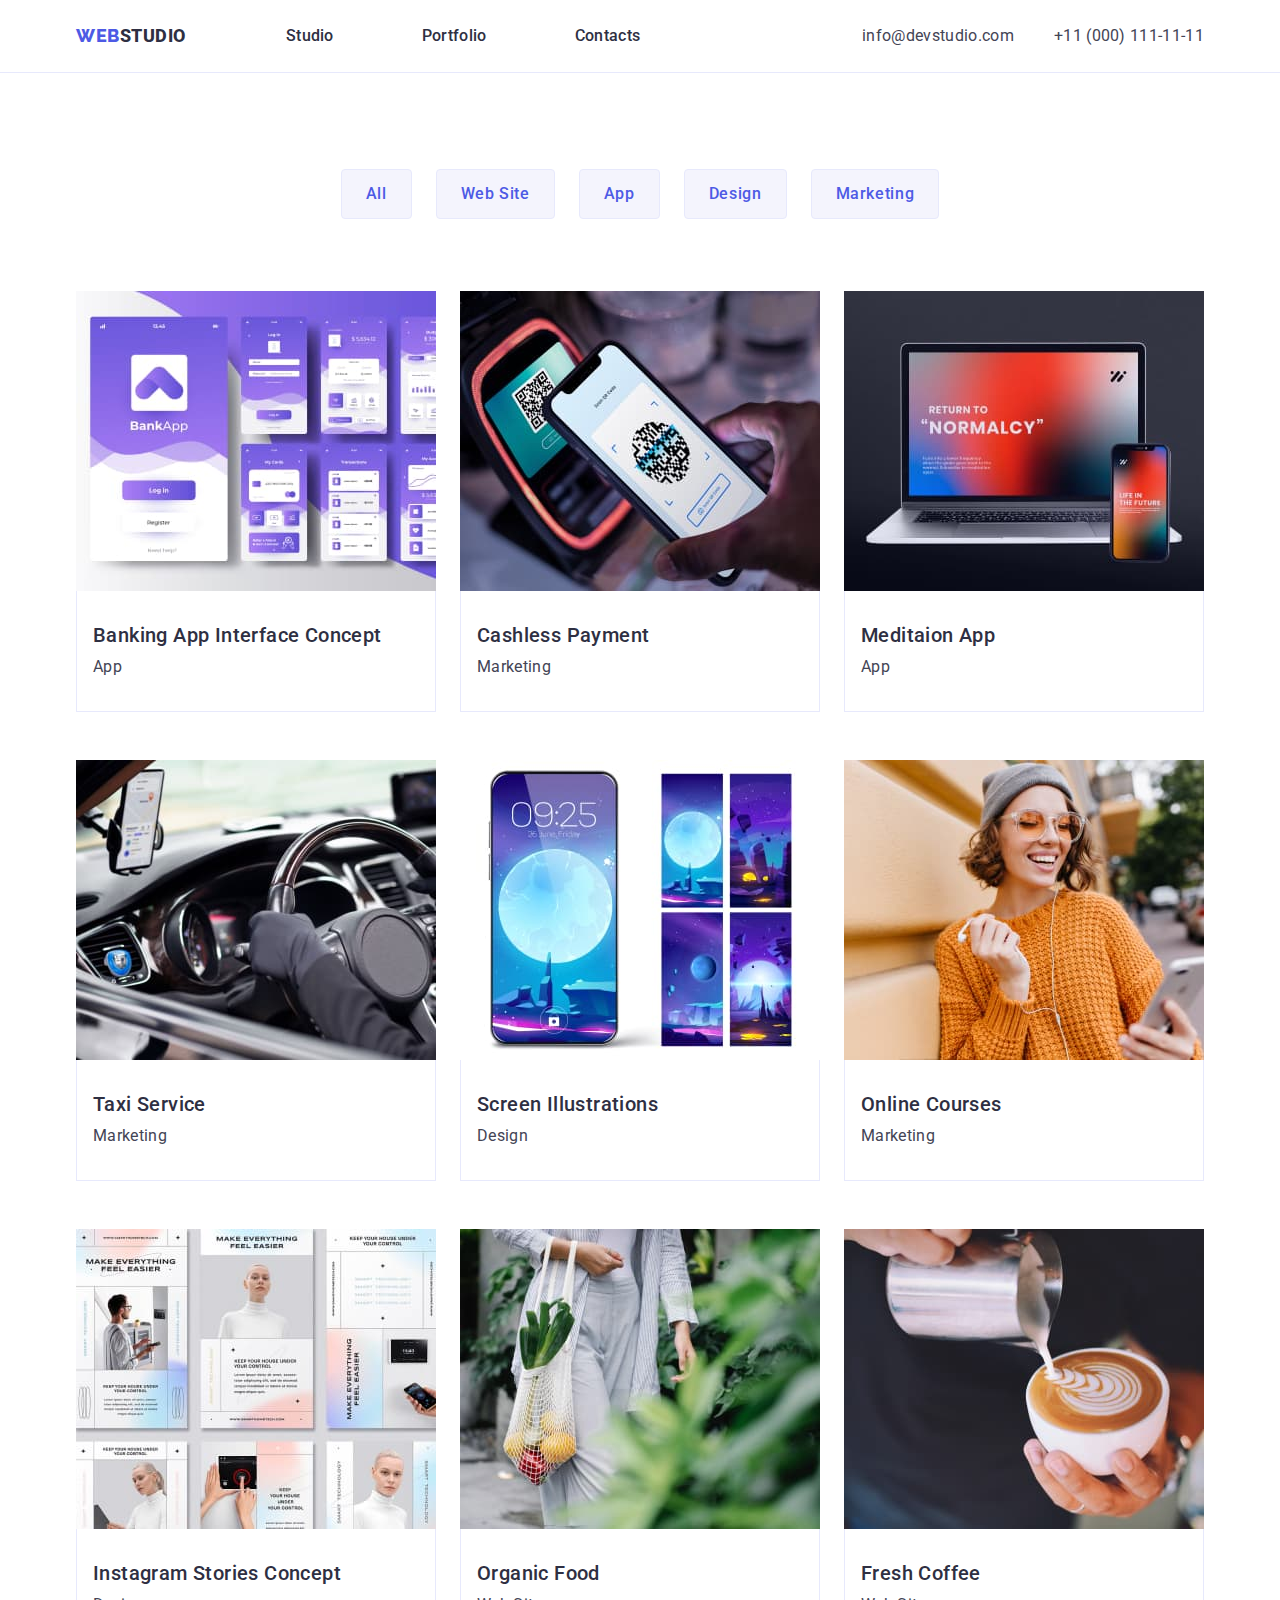
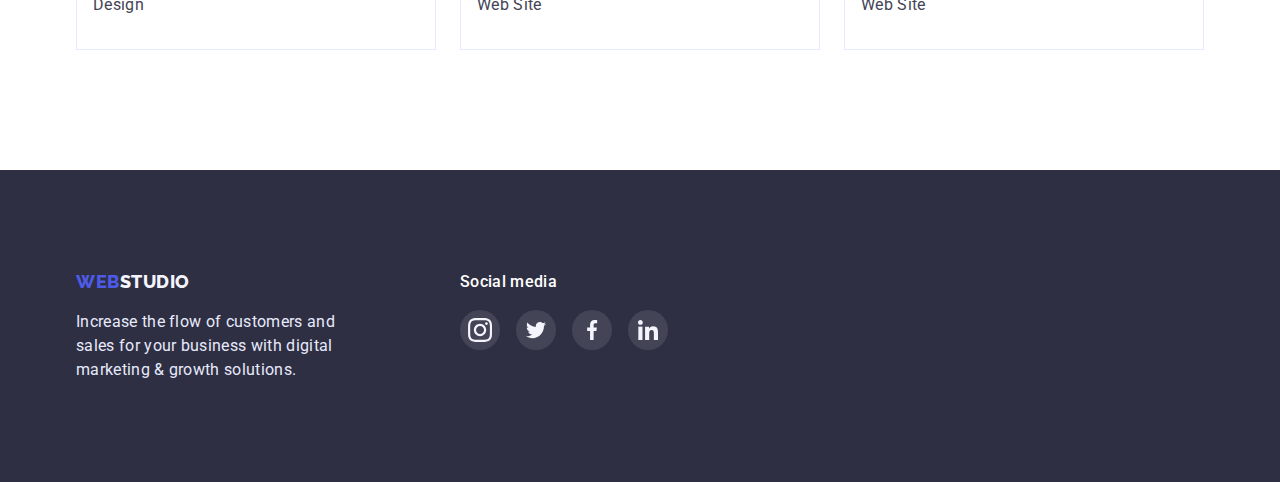
<file: portfolio.html>
<!DOCTYPE html>
<html lang="en">
  <head>
    <meta charset="UTF-8" />
    <meta http-equiv="X-UA-Compatible" content="IE=edge" />
    <meta name="viewport" content="width=device-width, initial-scale=1.0" />
    <title>WebStudio</title>
    <link rel="preconnect" href="https://fonts.googleapis.com" />
    <link rel="preconnect" href="https://fonts.gstatic.com" crossorigin />
    <link
      href="https://fonts.googleapis.com/css2?family=Raleway:wght@800&family=Roboto:wght@400;500;700;900&display=swap"
      rel="stylesheet"
    />
    <link rel="stylesheet" href="./css/styles.css" />
  </head>
  <body>
    <header class="main-header">
      <div class="container">
        <nav class="main-nav">
          <a class="link logo" href="./index.html">
            <span class="logo-part">Web</span>Studio</a
          >
          <ul class="menu list">
            <li class="menu-item">
              <a class="link menu-link" href="./index.html">Studio</a>
            </li>
            <li class="menu-item">
              <a class="link menu-link current" href="./portfolio.html"
                >Portfolio</a
              >
            </li>
            <li class="menu-item">
              <a class="link menu-link" href="">Contacts</a>
            </li>
          </ul>
        </nav>
        <address class="main-address">
          <ul class="list menu-address">
            <li class="addres-item">
              <a class="link contact" href="mailto:info@devstudio.com"
                >info@devstudio.com</a
              >
            </li>
            <li class="addres-item">
              <a class="link contact" href="tel:+110001111111"
                >+11 (000) 111-11-11</a
              >
            </li>
          </ul>
        </address>
      </div>
    </header>
    <main>
      <section class="section-portfolio">
        <div class="container">
          <h1 class="visually-hidden">Portfolio</h1>
          <ul class="prfbtn-list list">
            <li class="prfbnt-item">
              <button class="portfolio-btn" type="button">All</button>
            </li>
            <li class="prfbnt-item">
              <button class="portfolio-btn" type="button">Web Site</button>
            </li>
            <li class="prfbnt-item">
              <button class="portfolio-btn" type="button">App</button>
            </li>
            <li class="prfbnt-item">
              <button class="portfolio-btn" type="button">Design</button>
            </li>
            <li class="prfbnt-item">
              <button class="portfolio-btn" type="button">Marketing</button>
            </li>
          </ul>
          <ul class="portfolio-list list">
            <li class="portfolio-card portfolio-cards">
              <a class="portfolio-link link" href="">
                <div class="portfolio-card-wrapper">
                  <img
                    src="./images/bank.jpg"
                    alt="Banking app"
                    width="360"
                    height="300"
                  />
                  <p class="overlay">
                    14 Stylish and User-Friendly App Design Concepts · Task
                    Manager App · Calorie Tracker App · Exotic Fruit Ecommerce
                    App · Cloud Storage App
                  </p>
                </div>
                <div class="portf-descr">
                  <h3 class="title-portfolio">Banking App Interface Concept</h3>
                  <p class="description-portfolio">App</p>
                </div>
              </a>
            </li>
            <li class="portfolio-card portfolio-cards">
              <a class="portfolio-link link" href="">
                <div class="portfolio-card-wrapper">
                  <img
                    src="./images/cash.jpg"
                    alt="Smartphone in hand"
                    width="360"
                    height="300"
                  />
                  <p class="overlay">
                    14 Stylish and User-Friendly App Design Concepts · Task
                    Manager App · Calorie Tracker App · Exotic Fruit Ecommerce
                    App · Cloud Storage App
                  </p>
                </div>
                <div class="portf-descr">
                  <h3 class="title-portfolio">Cashless Payment</h3>
                  <p class="description-portfolio">Marketing</p>
                </div>
              </a>
            </li>
            <li class="portfolio-card portfolio-cards">
              <a class="portfolio-link link" href="">
                <div class="portfolio-card-wrapper">
                  <img
                    src="./images/meditation.jpg"
                    alt="laptop and smartphone"
                    width="360"
                    height="300"
                  />
                  <p class="overlay">
                    14 Stylish and User-Friendly App Design Concepts · Task
                    Manager App · Calorie Tracker App · Exotic Fruit Ecommerce
                    App · Cloud Storage App
                  </p>
                </div>
                <div class="portf-descr">
                  <h3 class="title-portfolio">Meditaion App</h3>
                  <p class="description-portfolio">App</p>
                </div>
              </a>
            </li>
            <li class="portfolio-card portfolio-cards">
              <a class="portfolio-link link" href="">
                <div class="portfolio-card-wrapper">
                  <img
                    src="./images/taxi.jpg"
                    alt="Taxi"
                    width="360"
                    height="300"
                  />
                  <p class="overlay">
                    14 Stylish and User-Friendly App Design Concepts · Task
                    Manager App · Calorie Tracker App · Exotic Fruit Ecommerce
                    App · Cloud Storage App
                  </p>
                </div>
                <div class="portf-descr">
                  <h3 class="title-portfolio link">Taxi Service</h3>
                  <p class="description-portfolio">Marketing</p>
                </div>
              </a>
            </li>
            <li class="portfolio-card portfolio-cards">
              <a class="portfolio-link link" href="">
                <div class="portfolio-card-wrapper">
                  <img
                    src="./images/screen.jpg"
                    alt="sceen smartphone"
                    width="360"
                    height="300"
                  />
                  <p class="overlay">
                    14 Stylish and User-Friendly App Design Concepts · Task
                    Manager App · Calorie Tracker App · Exotic Fruit Ecommerce
                    App · Cloud Storage App
                  </p>
                </div>
                <div class="portf-descr">
                  <h3 class="title-portfolio">Screen Illustrations</h3>
                  <p class="description-portfolio">Design</p>
                </div>
              </a>
            </li>
            <li class="portfolio-card portfolio-cards">
              <a class="portfolio-link link" href="">
                <div class="portfolio-card-wrapper">
                  <img
                    src="./images/online.jpg"
                    alt="girl with a smartphone"
                    width="360"
                    height="300"
                  />
                  <p class="overlay">
                    14 Stylish and User-Friendly App Design Concepts · Task
                    Manager App · Calorie Tracker App · Exotic Fruit Ecommerce
                    App · Cloud Storage App
                  </p>
                </div>
                <div class="portf-descr">
                  <h3 class="title-portfolio">Online Courses</h3>
                  <p class="description-portfolio">Marketing</p>
                </div>
              </a>
            </li>
            <li class="portfolio-card portfolio-cards">
              <a class="portfolio-link link" href="">
                <div class="portfolio-card-wrapper">
                  <img
                    src="./images/insta.jpg"
                    alt="stories Instagram"
                    width="360"
                    height="300"
                  />
                  <p class="overlay">
                    14 Stylish and User-Friendly App Design Concepts · Task
                    Manager App · Calorie Tracker App · Exotic Fruit Ecommerce
                    App · Cloud Storage App
                  </p>
                </div>
                <div class="portf-descr">
                  <h3 class="title-portfolio">Instagram Stories Concept</h3>
                  <p class="description-portfolio">Design</p>
                </div>
              </a>
            </li>
            <li class="portfolio-card portfolio-cards">
              <a class="portfolio-link link" href="">
                <div class="portfolio-card-wrapper">
                  <img
                    src="./images/food.jpg"
                    alt="vegetables in a bag"
                    width="360"
                    height="300"
                  />
                  <p class="overlay">
                    14 Stylish and User-Friendly App Design Concepts · Task
                    Manager App · Calorie Tracker App · Exotic Fruit Ecommerce
                    App · Cloud Storage App
                  </p>
                </div>
                <div class="portf-descr">
                  <h3 class="title-portfolio">Organic Food</h3>
                  <p class="description-portfolio">Web Site</p>
                </div>
              </a>
            </li>
            <li class="portfolio-card portfolio-cards">
              <a class="portfolio-link link" href="">
                <div class="portfolio-card-wrapper">
                  <img
                    src="./images/coffee.jpg"
                    alt="cup of coffee"
                    width="360"
                    height="300"
                  />
                  <p class="overlay">
                    14 Stylish and User-Friendly App Design Concepts · Task
                    Manager App · Calorie Tracker App · Exotic Fruit Ecommerce
                    App · Cloud Storage App
                  </p>
                </div>
                <div class="portf-descr">
                  <h3 class="title-portfolio">Fresh Coffee</h3>
                  <p class="description-portfolio">Web Site</p>
                </div>
              </a>
            </li>
          </ul>
        </div>
      </section>
    </main>
    <footer class="footer">
      <div class="container social-section">
        <div>
          <a class="link logo-footer" href="./index.html"
            ><span class="logo-part">Web</span>Studio</a
          >
          <div>
            <div class="social-media"></div>
            <div class="footer-p">
              <p class="footer-description">
                Increase the flow of customers and sales for your business with
                digital marketing & growth solutions.
              </p>
            </div>
          </div>
        </div>

        <div class="social-media">
          <p class="social-title">Social media</p>
          <ul class="list social-list-item">
            <li>
              <a href="" class="social-list-link">
                <svg class="social-list-icon" width="24" height="24">
                  <use href="./images/icons.svg#icon-instagram"></use>
                </svg>
              </a>
            </li>
            <li>
              <a href="" class="social-list-link">
                <svg class="social-list-icon" width="20" height="20">
                  <use href="./images/icons.svg#icon-twitter"></use>
                </svg>
              </a>
            </li>
            <li>
              <a href="" class="social-list-link">
                <svg class="social-list-icon" width="20" height="20">
                  <use href="./images/icons.svg#icon-facebook"></use>
                </svg>
              </a>
            </li>
            <li>
              <a href="" class="social-list-link">
                <svg class="social-list-icon" width="20" height="20">
                  <use href="./images/icons.svg#icon-linkedin"></use>
                </svg>
              </a>
            </li>
          </ul>
        </div>
      </div>
    </footer>
  </body>
</html>
</file>
<file: css/styles.css>
*,
*::before,
*::after {
  box-sizing: border-box;
}
:root {
  --accent-color: #404bbf;
  --praimary-text-color: #2e2f42;
  --secondary-text-color: #434455;
}
h1,
h2,
h3,
h4,
p {
  margin: 0;
}
ul,
ol {
  margin: 0;
  padding: 0;
}
img {
  display: block;
  max-width: 100%;
  width: 100%;
  height: auto;
}
button {
  cursor: pointer;
}

.link {
  text-decoration: none;
}
.list {
  list-style: none;
}

body {
  font-family: "Roboto", sans-serif;
  color: #2e2f42;
  margin: 0;
}
.container {
  width: 1158px;
  margin-left: auto;
  margin-right: auto;
  padding-left: 15px;
  padding-right: 15px;
}
.section {
  padding-top: 120px;
  padding-bottom: 120px;
}
.main-header .container {
  display: flex;
  justify-content: space-between;
}
.main-header {
  display: flex;
  align-items: center;
  padding-top: 24px;
  padding-bottom: 24px;
  border-bottom: 1px solid #e7e9fc;
}
.main-nav {
  display: flex;
  align-items: center;
}
.main-address {
  display: flex;
  align-items: center;
}
.menu {
  display: flex;
  align-items: center;
}
.menu-address {
  display: flex;
  align-items: center;
}
.logo-part {
  font-family: "Raleway", sans-serif;
  font-weight: 800;
  font-size: 18px;
  line-height: 1.33;
  letter-spacing: 0.03em;
  text-transform: uppercase;
  color: #4d5ae5;
}
.logo {
  font-weight: 800;
  font-size: 18px;
  line-height: 1.33;
  letter-spacing: 0.03em;
  text-transform: uppercase;
  color: var(--praimary-text-color);
  margin-right: 76px;
}
.menu-link {
  font-weight: 500;
  font-size: 16px;
  line-height: 1.5;
  letter-spacing: 0.02em;
  color: var(--praimary-text-color);
  padding: 24px;
  position: relative;
  transition: color 250ms cubic-bezier(0.4, 0, 0.2, 1);
}
.menu-item:not(:last-child) {
  margin-right: 40px;
}
.current.menu-link::after{
  content: '';
  position: absolute;
  left: 0;
  bottom: 0;
  display: block;
  width: 100%;
  height: 4px;
  border-radius: 2px;
  transition: bachground-color 250ms cubic-bezier(0.4, 0, 0.2, 1);
}
.current.menu-link:hover::after,
.current.menu-link:focus::after{
  background-color: #404BBF;
  border-radius: 2px;
}
.current{

}
.contact {
  font-style: normal;
  font-size: 16px;
  line-height: 1.5;
  letter-spacing: 0.02em;
  color: var(--secondary-text-color);
  transition: color 250ms cubic-bezier(0.4, 0, 0.2, 1);
}
.addres-item:not(:last-child) {
  margin-right: 40px;
}

.menu-link:hover,
.menu-link:focus {
  color: var(--accent-color);
}
.contact:hover,
.contact:focus {
  color: var(--accent-color);
}

.studio-btn {
  font-family: "Roboto";
  font-style: normal;
  font-weight: 500;
  font-size: 16px;
  line-height: 1.5;
  display: flex;
  align-items: center;
  letter-spacing: 0.04em;
  color: #ffffff;
  background-color: #4d5ae5;
  cursor: pointer;
  box-shadow: 0px 4px 4px rgba(0, 0, 0, 0.15);
  border-radius: 4px;
  padding: 16px 32px;
  border: none;
  transition: background-color 250ms cubic-bezier(0.4, 0, 0.2, 1);
}
.studio-btn:hover,
.studio-btn:focus {
  background-color: var(--accent-color);
}

.section-portfolio {
  margin-top: 96px;
  width: 586;
}
.prfbtn-list {
  display: flex;
  justify-content: center;
}
.prfbnt-item:not(:nth-child(5)) {
  margin-right: 24px;
}
.portfolio-btn {
  font-family: "Roboto";
  font-style: normal;
  font-weight: 500;
  font-size: 16px;
  line-height: 1.5;
  display: flex;
  align-items: center;
  text-align: center;
  letter-spacing: 0.04em;
  color: #4d5ae5;
  background-color: #f4f4fd;
  cursor: pointer;
  padding: 12px 24px;

  border: 1px solid #e7e9fc;
  border-radius: 4px;
  transition: background-color 250ms cubic-bezier(0.4, 0, 0.2, 1), color 250ms cubic-bezier(0.4, 0, 0.2, 1) ;
}
.portfolio-btn:hover,
.portfolio-btn:focus {
  color: #ffffff;
  background-color: var(--accent-color);
  box-shadow: 0px 3px 1px rgba(0, 0, 0, 0.1), 0px 2px 1px rgba(0, 0, 0, 0.08),
    0px 2px 2px rgba(0, 0, 0, 0.12);
  border-radius: 4px;
  padding: 12px 24px;
}

.portfolio-list {
  margin-top: 72px;
  margin-bottom: 120px;
  display: flex;
  flex-wrap: wrap;
}
.portfolio-card:not(:nth-child(3n)) {
  margin-right: 24px;
}
.portfolio-card:not(:nth-last-child(-n + 3)) {
  margin-bottom: 48px;
}
.portfolio-link{
  cursor: pointer;
}
.portfolio-cards {
  display: block;
  transition: box-shadow 250ms cubic-bezier(0.4, 0, 0.2, 1);
}

.portfolio-cards:hover,
.portfolio-cards:focus {
  box-shadow: 0px 1px 6px rgba(46, 47, 66, 0.08),
    0px 1px 1px rgba(46, 47, 66, 0.16), 0px 2px 1px rgba(46, 47, 66, 0.08);
}
.portfolio-card-wrapper{
  position: relative;
  overflow: hidden;

}
.overlay{
  position: absolute;
  top: 0;
  left: 0;
  width: 100%;
  height: 100%;
  overflow-y: auto;
  transition: transform 250ms cubic-bezier(0.4, 0, 0.2, 1);
  transform: translate(0, 100%);
  font-family: 'Roboto';
  font-weight: 400;
  font-size: 16px;
  line-height: 1.5;
  letter-spacing: 0.02em;
  color: #F4F4FD;
  background-color: #4D5AE5;
  background-blend-mode: soft-light;
  mix-blend-mode: normal;
  padding-top: 40px;
  padding-left: 32px;
  padding-right: 32px;
  padding-bottom: 164px;
}
.portfolio-link:hover .overlay, 
.portfolio-link:focus .overlay{
  transform: translate(0, 0);
}
.main-title {
  font-weight: 700;
  font-size: 56px;
  line-height: 1.07;
  text-align: center;
  letter-spacing: 0.02em;
  color: #ffffff;
  width: 496px;
  margin-left: auto;
  margin-right: auto;
  margin-bottom: 48px;
}
.hero {
  background-color: var(--praimary-text-color);
  padding-top: 188px;
  padding-bottom: 188px;
  background-image: linear-gradient(
      rgba(46, 47, 66, 0.7),
      rgba(46, 47, 66, 0.7)
    ),
    url(../images/hero-bg-img.jpg);
  width: 1440px;
  margin: auto;
  background-repeat: no-repeat;
  background-size: cover;
}
.hero-section {
  display: flex;
  flex-direction: column;
  align-items: center;
}

.title {
  font-weight: 500;
  font-size: 20px;
  line-height: 1.2;
  letter-spacing: 0.02em;
  color: var(--praimary-text-color);
  text-align: center;
  padding-top: 32px;
  margin-bottom: 8px;
}
.title-strategies {
  font-weight: 500;
  font-size: 20px;
  line-height: 1.2;
  letter-spacing: 0.02em;
  color: var(--praimary-text-color);
  margin-bottom: 8px;
}
.studio-title {
  font-weight: 700;
  font-size: 36px;
  line-height: 1.11;
  text-align: center;
  letter-spacing: 0.02em;
  text-transform: capitalize;
  color: var(--praimary-text-color);
  margin-bottom: 72px;
}
.description {
  font-size: 16px;
  line-height: 1.5;
  letter-spacing: 0.02em;
  color: var(--secondary-text-color);
  text-align: center;
  margin-bottom: 8px;
}
.description-stategies {
  font-size: 16px;
  line-height: 1.5;
  letter-spacing: 0.02em;
  color: var(--secondary-text-color);
}
.description-portfolio {
  font-size: 16px;
  line-height: 1.5;
  letter-spacing: 0.02em;
  color: var(--secondary-text-color);
}
.title-portfolio {
  font-weight: 500;
  font-size: 20px;
  line-height: 1.2;
  letter-spacing: 0.02em;
  color: var(--praimary-text-color);
  margin-bottom: 8px;
}
.portf-descr {
  border-right: 1px solid #e7e9fc;
  border-bottom: 1px solid #e7e9fc;
  border-left: 1px solid #e7e9fc;
  padding-top: 32px;
  padding-left: 16px;
  padding-bottom: 32px;
}

.visually-hidden {
  position: absolute;
  width: 1px;
  height: 1px;
  margin: -1px;
  border: 0;
  padding: 0;
  white-space: nowrap;
  clip-path: inset(100%);
  clip: rect(0 0 0 0);
  overflow: hidden;
}

.strategies-list {
  display: flex;
}
.strategies-card:not(:nth-child(4)) {
  margin-right: 24px;
}
.strategies-card {
  margin: 0;
  width: 264px;
}
.strategies-icon {
  background-color: #f4f4fd;
  border-radius: 4px;
  padding: 24px 100px;
  margin-bottom: 8px;
}
.strategies-item {
  width: 64px;
  height: 64px;
}
.doing-list {
  display: flex;
}
.doing-card:not(:nth-child(3)) {
  margin-right: 24px;
}
.team-list {
  display: flex;
}
.team-card:not(:nth-child(4)) {
  margin-right: 24px;
}
.team-list-item {
  display: flex;
  justify-content: center;
  gap: 24px;
  padding-bottom: 32px;
}

.team-list-link {
  display: flex;
  justify-content: center;
  align-items: center;
  width: 40px;
  height: 40px;
  border-radius: 50%;
  background-color: #4d5ae5;
  transition: background-color 250ms cubic-bezier(0.4, 0, 0.2, 1);
}
.team-list-link:hover,
.team-list-link:focus {
  background-color: #404bbf;
}
.customers-list-item {
  display: flex;
  justify-content: center;
  gap: 24px;
}

.customers-list-link {
  display: flex;
  justify-content: center;
  align-items: center;
  fill: #8e8f99;
  border: 1px solid #8e8f99;
  border-radius: 4px;
  padding-left: 32px;
  padding-right: 32px;
  padding-top: 16px;
  padding-bottom: 16px;
  width: 168px;
  height: 88px;
  transition: fill 250ms cubic-bezier(0.4, 0, 0.2, 1);
}
.customers-list-link:hover,
.customers-list-link:focus {
  fill: #404bbf;
  border: 1px solid #404bbf;
}

.footer {
  background-color: #2e2f42;
  padding-top: 100px;
  padding-bottom: 100px;
}
.footer-description {
  font-family: "Roboto";
  font-style: normal;
  font-weight: 400;
  font-size: 16px;
  line-height: 1.5;
  letter-spacing: 0.02em;
  color: #e7e9fc;
}
.footer-p {
  width: 264px;
}
.logo-footer {
  font-family: "Raleway";
  font-weight: 800;
  font-size: 18px;
  line-height: 21px;
  display: flex;
  align-items: center;
  letter-spacing: 0.03em;
  text-transform: uppercase;
  color: #f4f4fd;
  margin-bottom: 16px;
}
.section-team {
  background-color: #f4f4fd;
}
.back-photo-team {
  background-color: #ffffff;
  box-shadow: 0px 1px 6px rgba(46, 47, 66, 0.08),
    0px 1px 1px rgba(46, 47, 66, 0.16), 0px 2px 1px rgba(46, 47, 66, 0.08);
  border-radius: 0px 0px 4px 4px;
}
.social-section {
  display: flex;
}
.social-media {
  margin-left: 120px;
}
.social-title {
  font-family: "Roboto";
  font-style: normal;
  font-weight: 500;
  font-size: 16px;
  line-height: 1.5;
  letter-spacing: 0.02em;
  color: #ffffff;
  margin-bottom: 16px;
}
.social-list-item {
  display: flex;
  justify-content: center;
  gap: 16px;
}

.social-list-link {
  display: flex;
  justify-content: center;
  align-items: center;
  width: 40px;
  height: 40px;
  border-radius: 50%;
  background-color: rgba(255, 255, 255, 0.1);
  transition: background-color 250ms cubic-bezier(0.4, 0, 0.2, 1);
}
.social-list-link:hover,
.social-list-link:focus {
  background-color: #31d0aa;
}
.backdrop{
  position: fixed;
  z-index: 100;
  top: 0;
  left: 0;
  width: 100%;
  height: 100%;
  background-color:  rgba(46, 47, 66, 0.4);
  transition: opacity 250ms cubic-bezier(0.4, 0, 0.2, 1), visibilyty 250ms cubic-bezier(0.4, 0, 0.2, 1) ;
}
.backdrop.is-hidden{
  opacity: 0;
  visibility: hidden;
  pointer-events: none;
}
.modal{
  position: absolute;
  top: 50%;
  left: 50%;
  transform: translate(-50%, -50%);
  width: 408px;
  height: 576px;
  background-color: #FCFCFC;
  box-shadow: 0px 1px 1px rgba(0, 0, 0, 0.14), 0px 1px 3px rgba(0, 0, 0, 0.12), 0px 2px 1px rgba(0, 0, 0, 0.2);
  border-radius: 4px;
}
.modal-close-btn{
  position: absolute;
  top: 24px;
  right: 24px;
  display: flex;
  justify-content: center;
  align-items: center;
  width: 24px;
  height: 24px;
  border-radius: 50%;
  background-color: #E7E9FC;
  border: 1px solid rgba(0, 0, 0, 0.1);
  padding: 0;
  transition: background-color 250ms cubic-bezier(0.4, 0, 0.2, 1);
}
.modal-close-icon{
  transition: fill 250ms cubic-bezier(0.4, 0, 0.2, 1);
}
.modal-close-btn:hover, 
.modal-close-btn:focus {
  background-color: #404BBF;
}
.modal-close-btn:hover .modal-close-icon,  
.modal-close-btn:focus .modal-close-icon {
fill: #FFFFFF;
}
</file>
